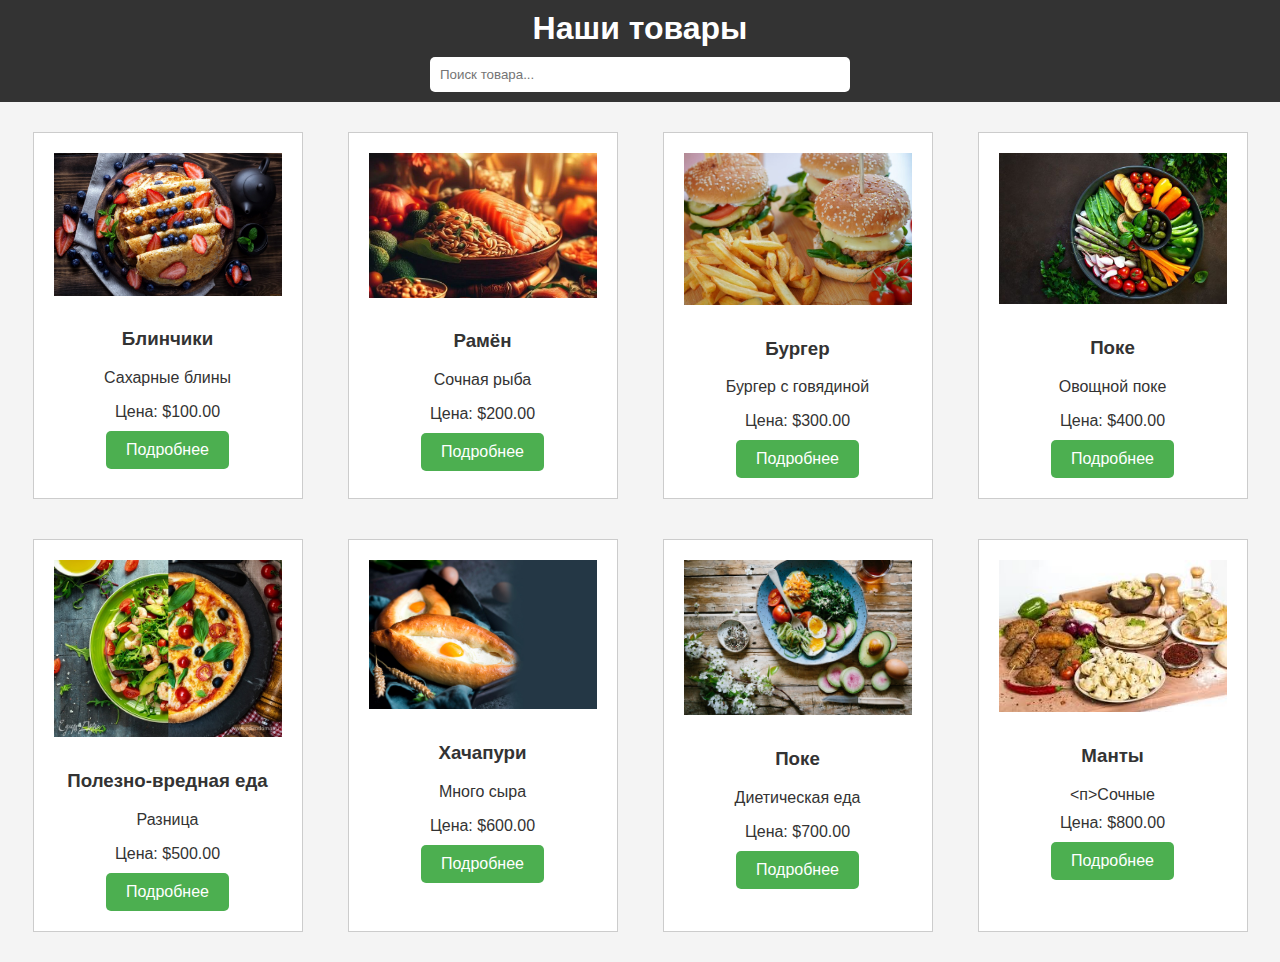
<file: index.html>
<!DOCTYPE html>
<html lang="ru">
<head>
    <meta charset="UTF-8">
    <title>Список товаров</title>
    <link rel="stylesheet" href="css/style.css">
</head>
<body>
    <header>
        <h1>Наши товары</h1>
        <input type="text" id="search" placeholder="Поиск товара..." onkeyup="filterProducts()">
    </header>
    <div class="product-container" id="product-container">
        <div class="product-card">
            <img src="images/product1.jpg" alt="Product 1">
            <h3>Блинчики</h3>
            <p>Сахарные блины</p>
            <span>Цена: $100.00</span>
            <a href="product.html?id=1">Подробнее</a>
        </div>
        <div class="product-card">
            <img src="images/product2.jpg" alt="Product 2">
            <h3>Рамён</h3>
            <p>Сочная рыба</p>
            <span>Цена: $200.00</span>
            <a href="product.html?id=2">Подробнее</a>
        </div>
        <div class="product-card">
            <img src="images/product3.jpg" alt="Product 3">
            <h3>Бургер</h3>
            <p>Бургер с говядиной</p>
            <span>Цена: $300.00</span>
            <a href="product.html?id=3">Подробнее</a>
        </div>
        <div class="product-card">
            <img src="images/product4.jpg" alt="Product 4">
            <h3>Поке</h3>
            <p>Овощной поке</p>
            <span>Цена: $400.00</span>
            <a href="product.html?id=4">Подробнее</a>
        </div>
        <div class="product-card">
            <img src="images/product5.jpg" alt="Product 5">
            <h3>Полезно-вредная еда</h3>
            <p>Разница</p>
            <span>Цена: $500.00</span>
            <a href="product.html?id=5">Подробнее</a>
        </div>
        <div class="product-card">
            <img src="images/product6.jpg" alt="Product 6">
            <h3>Хачапури</h3>
            <p>Много сыра</p>
            <span>Цена: $600.00</span>
            <a href="product.html?id=6">Подробнее</a>
        </div>
        <div class="product-card">
            <img src="images/product7.jpg" alt="Product 7">
            <h3>Поке</h3>
            <p>Диетическая еда</p>
            <span>Цена: $700.00</span>
            <a href="product.html?id=7">Подробнее</a>
        </div>
        <div class="product-card">
            <img src="images/product8.jpg" alt="Product 8">
            <h3>Манты</h3>
            <п>Сочные</п>
            <span>Цена: $800.00</span>
            <a href="product.html?id=8">Подробнее</a>
        </div>
    </div>
    <script src="js/script.js"></script>
</body>
</html>
</file>
<file: css/style.css>
body {
    font-family: Arial, sans-serif;
    background-color: #f4f4f4;
    color: #333;
    margin: 0;
    padding: 0;
}

header {
    background-color: #333;
    color: #fff;
    padding: 10px 20px;
    text-align: center;
}

header h1 {
    margin: 0;
}

header input {
    margin-top: 10px;
    padding: 10px;
    width: 50%;
    max-width: 400px;
    border: none;
    border-radius: 5px;
}

.product-container {
    display: flex;
    flex-wrap: wrap;
    justify-content: space-around;
    padding: 20px;
    gap: 20px;
}

.product-card {
    border: 1px solid #ccc;
    padding: 20px;
    margin: 10px;
    width: calc(25% - 40px); 
    background-color: #fff;
    text-align: center;
    box-sizing: border-box;
}

.product-card img {
    width: 100%;
    height: auto;
    margin-bottom: 10px;
}

.product-card span {
    display: block; 
    margin-top: 10px;
}

.product-card a {
    display: inline-block; 
    margin-top: 10px; 
    padding: 10px 20px;
    background-color: #4CAF50;
    color: white;
    text-decoration: none;
    border-radius: 5px;
}

.product-card a:hover {
    background-color: #45a049;
}

.product-detail {
    padding: 20px;
    border: 1px solid #ccc;
    width: 60%;
    margin: 20px auto;
    background-color: #fff;
    text-align: center;
    box-sizing: border-box; 
}

.product-detail img {
    width: 100%;
    height: auto;
    margin-bottom: 10px;
}

.product-detail span {
    display: block; 
    margin-top: 10px; 
}

.product-detail .price-and-button {
    display: flex;
    flex-direction: column;
    align-items: center;
    margin-top: 10px; 
}

.product-detail button {
    display: inline-block; 
    margin-top: 10px; 
    padding: 10px 20px;
    background-color: #4CAF50;
    color: white;
    border: none;
    cursor: pointer;
    border-radius: 5px;
}

.product-detail button:hover {
    background-color: #45a049;
}
</file>
